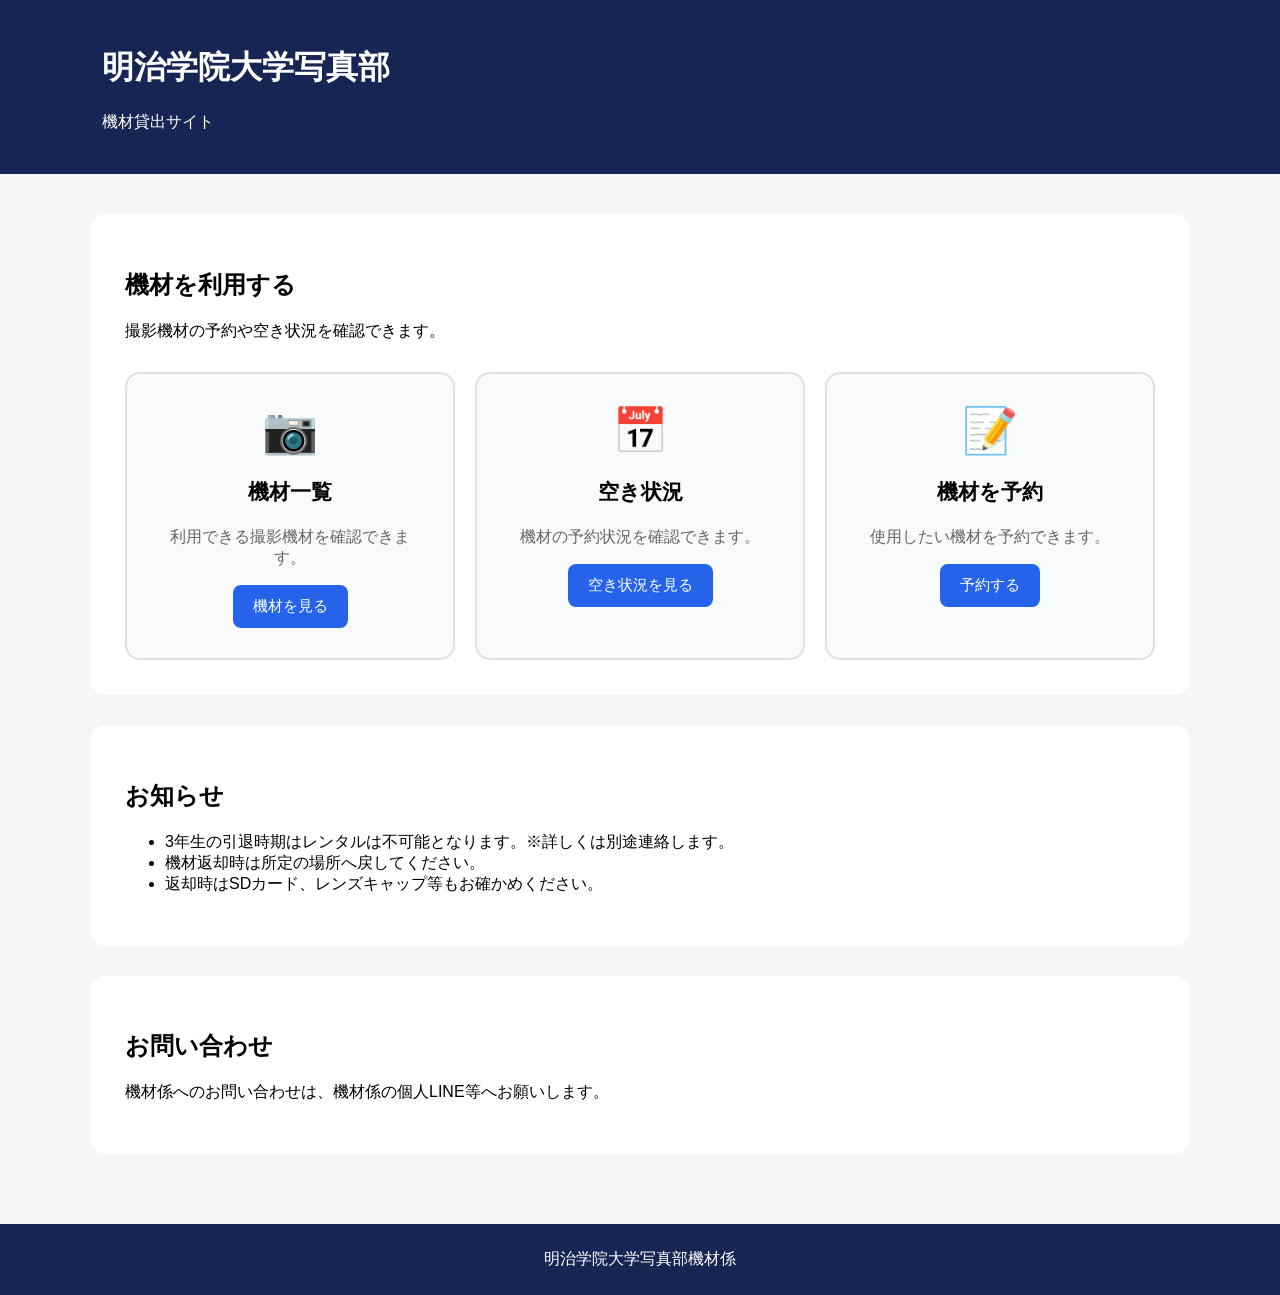
<file: 機材/index.html>
<!DOCTYPE html>
<html lang="ja">

<head>
    <meta charset="UTF-8">
    <meta name="viewport" content="width=device-width, initial-scale=1.0">

    <title>明治学院大学写真部 機材係</title>

    <style>

        body {
            margin: 0;
            font-family: "Yu Gothic", sans-serif;
            background: #f4f6f8;
        }

        header {
            background: #172554;
            color: white;
            padding: 25px 8%;
        }

        main {
            max-width: 1100px;
            margin: 0 auto;
            padding: 40px 25px;
        }

        section {
            background: white;
            padding: 35px;
            margin-bottom: 30px;
            border-radius: 16px;
        }

        /* ここが横並びの設定 */
        .cards {
            display: flex;
            gap: 20px;
            margin-top: 30px;
        }

        .card {
            flex: 1;
            background: #f8fafc;
            border: 2px solid #dbe2ea;
            border-radius: 15px;
            padding: 30px;
            text-align: center;
        }

        .icon {
            font-size: 45px;
        }

        .card h3 {
            font-size: 21px;
        }

        .card p {
            color: #666;
        }

        button {
            background: #2563eb;
            color: white;
            border: none;
            padding: 12px 20px;
            border-radius: 8px;
            font-size: 15px;
            cursor: pointer;
        }

        footer {
            background: #172554;
            color: white;
            text-align: center;
            padding: 25px;
        }

    </style>

</head>


<body>

<header>
    <h1>明治学院大学写真部</h1>
    <p>機材貸出サイト</p>
</header>


<main>

<section>

    <h2>機材を利用する</h2>

    <p>
        撮影機材の予約や空き状況を確認できます。
    </p>


    <div class="cards">

        <div class="card">
            <div class="icon">📷</div>
            <h3>機材一覧</h3>
            <p>利用できる撮影機材を確認できます。</p>
            <a href="equipment.html"><button>機材を見る</button></a>
        </div><div class="card">
            <div class="icon">📅</div>
            <h3>空き状況</h3>
            <p>機材の予約状況を確認できます。</p>
           <a href="availability.html"><button>空き状況を見る</button></a>
        </div><div class="card">
            <div class="icon">📝</div>
            <h3>機材を予約</h3>
            <p>使用したい機材を予約できます。</p>
           <a href="reservation.html"><button>予約する</button></a>
        </div>

    </div>

</section>


<section>

    <h2>お知らせ</h2>

    <ul>
        <li>3年生の引退時期はレンタルは不可能となります。※詳しくは別途連絡します。</li>
        <li>機材返却時は所定の場所へ戻してください。</li>
        <li>返却時はSDカード、レンズキャップ等もお確かめください。</li>
    </ul>

</section>


<section>

    <h2>お問い合わせ</h2>

    <p>
        機材係へのお問い合わせは、機材係の個人LINE等へお願いします。
    </p>

</section>

</main>


<footer>
    明治学院大学写真部機材係
</footer>


</body>
</html>
</file>
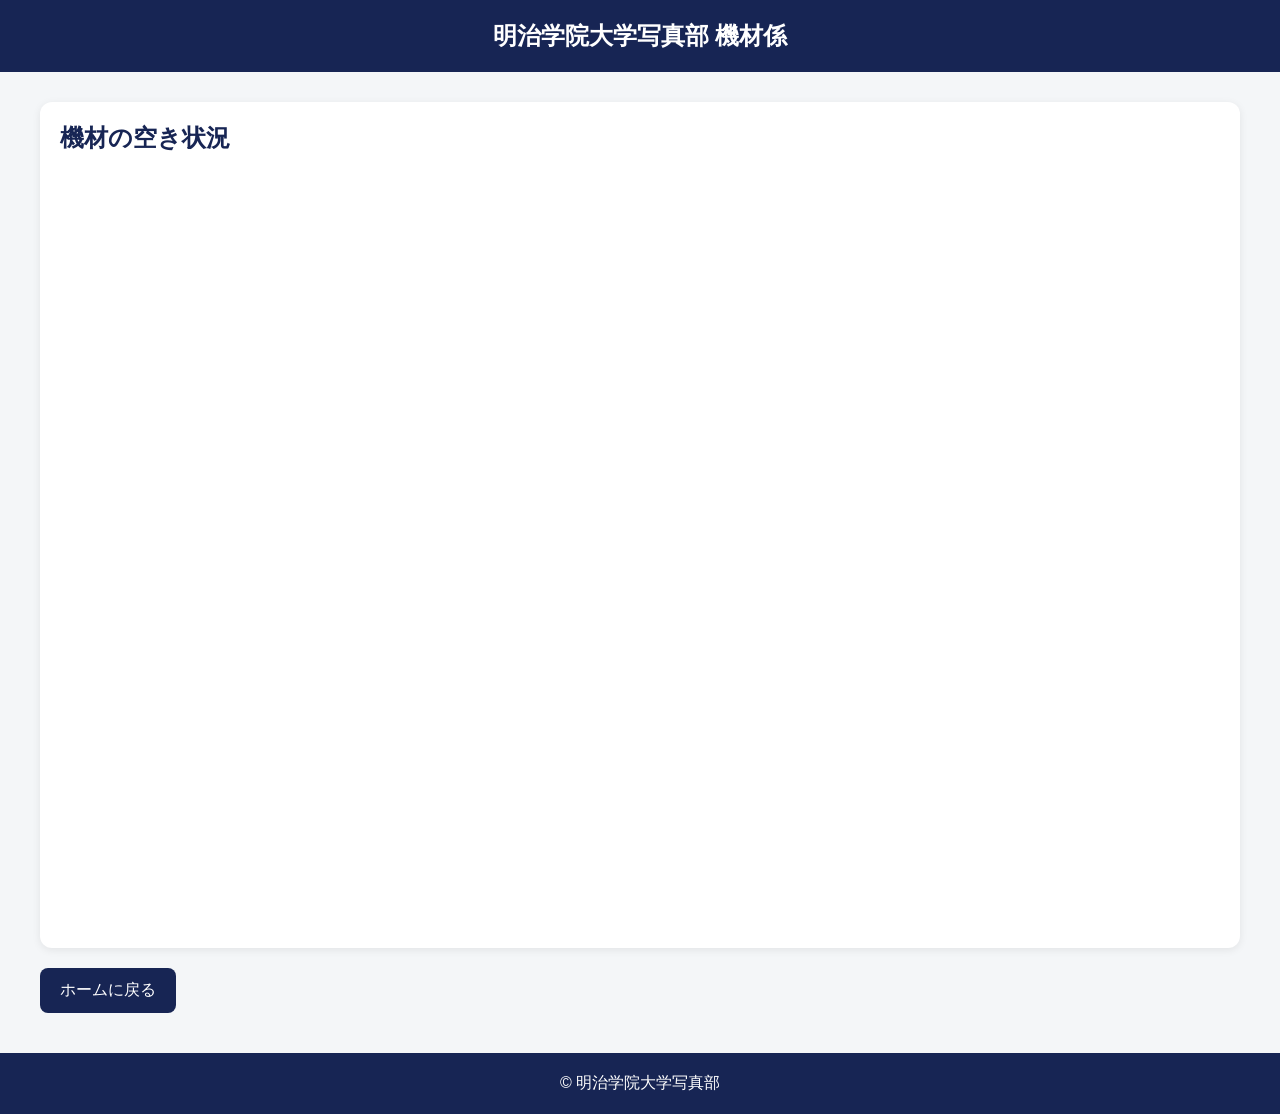
<file: 機材/availability.html>
<!DOCTYPE html>
<html lang="ja">
<head>
    <meta charset="UTF-8">
    <meta name="viewport" content="width=device-width, initial-scale=1.0">

    <title>機材の空き状況｜明治学院大学写真部</title>

    <style>
        body {
            margin: 0;
            font-family: sans-serif;
            background: #f4f6f8;
            color: #333;
        }

        header {
            background: #172554;
            color: white;
            padding: 20px;
            text-align: center;
        }

        header h1 {
            margin: 0;
            font-size: 24px;
        }

        main {
            max-width: 1200px;
            margin: 30px auto;
            padding: 0 20px;
        }

        .sheet {
            background: white;
            border-radius: 12px;
            padding: 20px;
            box-shadow: 0 2px 8px rgba(0, 0, 0, 0.08);
        }

        .sheet h2 {
            margin-top: 0;
            color: #172554;
        }

        iframe {
            width: 100%;
            height: 750px;
            border: none;
        }

        .back-button {
            display: inline-block;
            margin-top: 20px;
            padding: 12px 20px;
            background: #172554;
            color: white;
            text-decoration: none;
            border-radius: 8px;
        }

        .back-button:hover {
            opacity: 0.85;
        }

        footer {
            margin-top: 40px;
            padding: 20px;
            background: #172554;
            color: white;
            text-align: center;
        }
    </style>
</head>

<body>

    <header>
        <h1>明治学院大学写真部 機材係</h1>
    </header>

    <main>

        <div class="sheet">

            <h2>機材の空き状況</h2>

            <iframe width="402" height="346" frameborder="0" scrolling="no" src="https://1drv.ms/x/c/cdc2bebb2477a3c4/IQTBEDbJGrFbRIe4e5iO3VsZAZRQyDpDBaPeR6pgEaygEMg?em=2&wdAllowInteractivity=False&wdHideGridlines=True&wdHideHeaders=True&wdDownloadButton=True&wdInConfigurator=True&waccluster=GJP1&edaebp=&edaebf=re"></iframe>

        </div>

        <a href="index.html" class="back-button">
            ホームに戻る
        </a>

    </main>

    <footer>
        © 明治学院大学写真部
    </footer>

</body>
</html>
</file>
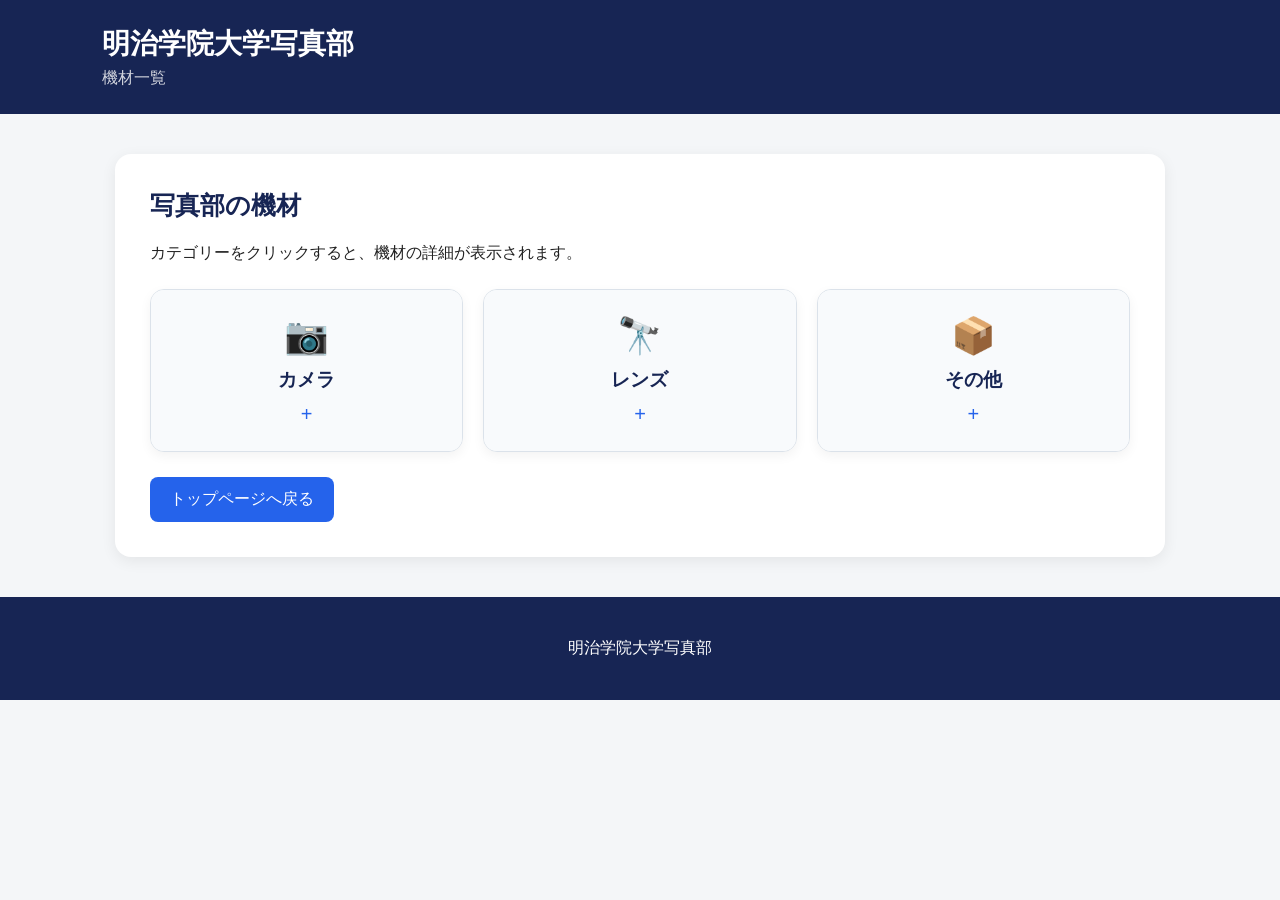
<file: 機材/equipment.html>
<!DOCTYPE html>
<html lang="ja">

<head>
    <meta charset="UTF-8">
    <meta name="viewport" content="width=device-width, initial-scale=1.0">
    <title>機材一覧 - 明治学院大学写真部</title>

    <style>
        /* 全体 */
        * {
            box-sizing: border-box;
        }

        body {
            margin: 0;
            font-family: "Yu Gothic", "Noto Sans JP", sans-serif;
            background: #f4f6f8;
            color: #222;
        }

        /* ヘッダー */
        header {
            background: #172554;
            color: white;
            padding: 25px 8%;
        }

        header h1 {
            margin: 0;
            font-size: 28px;
        }

        header p {
            margin: 5px 0 0;
            opacity: 0.8;
        }

        /* メイン */
        main {
            max-width: 1100px;
            margin: 40px auto;
            padding: 0 25px;
        }

        section {
            background: white;
            padding: 35px;
            border-radius: 16px;
            box-shadow: 0 4px 15px rgba(0, 0, 0, 0.07);
        }

        h2 {
            color: #172554;
            margin-top: 0;
            font-size: 25px;
        }

        /* カテゴリーを横3列にする */
        .category-grid {
            display: grid;
            grid-template-columns: repeat(3, minmax(0, 1fr));
            gap: 20px;
            align-items: start;
            margin-top: 25px;
        }

        /* カテゴリーカード */
        .category-toggle {
            border: 1px solid #dbe2ea;
            border-radius: 14px;
            background: white;
            overflow: hidden;
            box-shadow: 0 4px 12px rgba(0, 0, 0, 0.05);
        }

        /* カードの見出し */
        .category-toggle summary {
            min-height: 150px;
            padding: 25px 15px;
            display: flex;
            flex-direction: column;
            align-items: center;
            justify-content: center;
            gap: 10px;
            background: #f8fafc;
            color: #172554;
            cursor: pointer;
            list-style: none;
            transition: background 0.2s;
        }

        .category-toggle summary::-webkit-details-marker {
            display: none;
        }

        .category-toggle summary:hover {
            background: #eff6ff;
        }

        /* アイコン */
        .category-icon {
            font-size: 36px;
        }

        /* カテゴリー名 */
        .category-name {
            font-size: 19px;
            font-weight: bold;
        }

        /* 登録数 */
        .category-count {
            color: #64748b;
            font-size: 13px;
        }

        /* 開閉マーク */
        .category-toggle summary::after {
            content: "+";
            font-size: 20px;
            color: #2563eb;
        }

        .category-toggle[open] summary::after {
            content: "−";
        }

        /* 展開した機材 */
        .equipment-item {
            padding: 20px;
            border-top: 1px solid #e2e8f0;
            background: white;
        }

        .equipment-item h3 {
            color: #172554;
            font-size: 16px;
            margin: 0 0 10px;
        }

        .equipment-item p {
            color: #666;
            font-size: 13px;
            margin: 0 0 15px;
        }

        /* 機材写真 */
        .equipment-item img {
            width: 100%;
            max-width: 140px;
            height: auto;
            display: block;
            margin: 15px auto;
        }

        /* 予約ボタン */
        .reserve-button {
            display: flex;
            align-items: center;
            justify-content: center;
            gap: 6px;
            width: 100%;
            margin: 15px 0 0;
            padding: 10px 8px;
            background: white;
            color: #172554;
            border: 1px solid #2563eb;
            border-radius: 8px;
            text-decoration: none;
            font-size: 13px;
            font-weight: bold;
            transition: 0.2s;
        }

        .reserve-button::after {
            content: "→";
        }

        .reserve-button:hover {
            background: #2563eb;
            color: white;
        }

        /* 戻るボタン */
        .back {
            display: inline-block;
            margin-top: 25px;
            padding: 12px 20px;
            background: #2563eb;
            color: white;
            text-decoration: none;
            border-radius: 8px;
        }

        .back:hover {
            background: #1d4ed8;
        }

        /* フッター */
        footer {
            background: #172554;
            color: white;
            text-align: center;
            padding: 25px;
            margin-top: 40px;
        }

        /* タブレット */
        @media (max-width: 800px) {
            .category-grid {
                grid-template-columns: repeat(2, minmax(0, 1fr));
            }
        }

        /* スマートフォン */
        @media (max-width: 500px) {
            main {
                padding: 0 15px;
                margin: 25px auto;
            }

            section {
                padding: 20px;
            }

            .category-grid {
                grid-template-columns: 1fr;
            }

            .category-toggle summary {
                min-height: 120px;
            }
        }
    </style>
</head>

<body>

    <header>
        <h1>明治学院大学写真部</h1>
        <p>機材一覧</p>
    </header>

    <main>
        <section>
            <h2>写真部の機材</h2>
            <p>カテゴリーをクリックすると、機材の詳細が表示されます。</p>

            <div class="category-grid">

                <!-- カメラ -->
                <details class="category-toggle">
                    <summary>
                        <span class="category-icon">📷</span>
                        <span class="category-name">カメラ</span>
                    </summary>

                    <div class="equipment-item">
                        <h3>Nikon D7500</h3>
                        <p>デジタル一眼レフカメラ</p>
                        <img src="d7500.jpg" alt="Nikon D7500">

                        <a href="reservation.html?equipment=D7500"
                           class="reserve-button">
                            この機材を予約する
                        </a>
                    </div>

                    <div class="equipment-item">
                        <h3>Nikon D810</h3>
                        <p>デジタル一眼レフカメラ</p>

                        <a href="reservation.html?equipment=D810"
                           class="reserve-button">
                            この機材を予約する
                        </a>
                    </div>
                </details>

                <!-- レンズ -->
                <details class="category-toggle">
                    <summary>
                        <span class="category-icon">🔭</span>
                        <span class="category-name">レンズ</span>
                    </summary>

                    <div class="equipment-item">
                        <h3>AF-S DX 18-140mm</h3>
                        <p>ズームレンズ</p>

                        <a href="reservation.html?equipment=18-140mm"
                           class="reserve-button">
                            この機材を予約する
                        </a>
                    </div>
                </details>

             <!-- その他 -->
<details class="category-toggle">
    <summary>
        <span class="category-icon">📦</span>
        <span class="category-name">その他</span>
    </summary>

    <div class="equipment-item">
        <h3>撮影用三脚</h3>
        <p>撮影用三脚</p>

        <a href="reservation.html?equipment=tripod"
           class="reserve-button">
            この機材を予約する
        </a>
                    </div>
                </details>

            </div>

            <a class="back" href="index.html">トップページへ戻る</a>
        </section>
    </main>

    <footer>
        <p>明治学院大学写真部</p>
    </footer>

</body>
</html>
</file>
